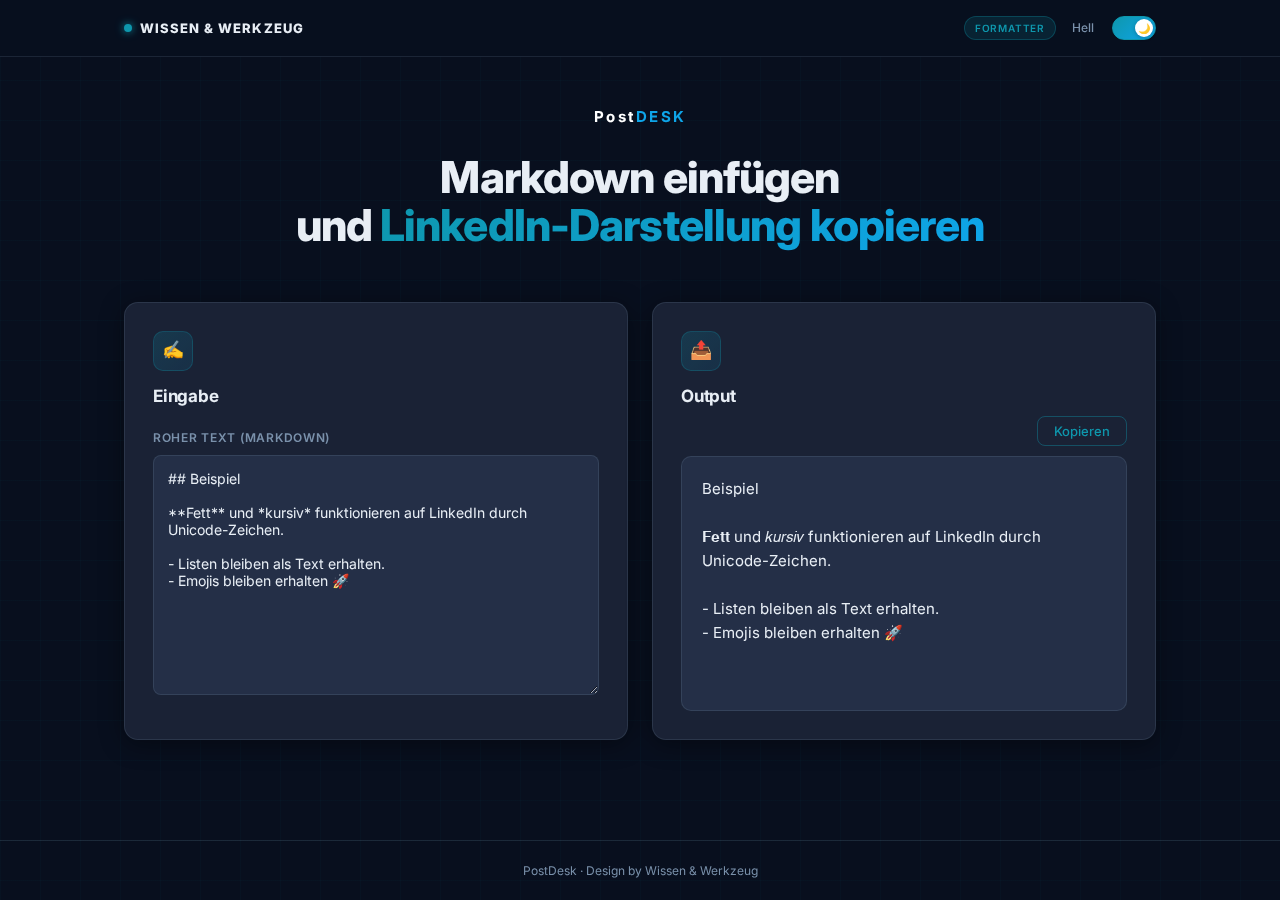
<file: index.html>
<!DOCTYPE html>
<html lang="de" data-theme="dark">

<head>
  <meta charset="UTF-8">
  <meta name="viewport" content="width=device-width, initial-scale=1.0">
  <title>PostDesk</title>
  <link rel="preconnect" href="https://fonts.googleapis.com">
  <link href="https://fonts.googleapis.com/css2?family=Inter:wght@300;400;500;600;700;800&display=swap"
    rel="stylesheet">
  <style>
    /* ═══════════════════════════════════════════
     TOKENS — Dark Theme (default)
  ═══════════════════════════════════════════ */
    :root {
      --teal: #0e97ad;
      --sky: #0ea5e9;
      --light: #b0cfe5;
      --navy: #2a314d;
      --deep: #0B162A;

      /* semantic */
      --bg: #080f1e;
      --bg-2: #1a2235;
      --bg-3: #242f47;
      --text: #e8eef5;
      --text-muted: #7a91ab;
      --border: rgba(176, 207, 229, 0.12);
      --glow: rgba(14, 151, 173, 0.18);
      --accent: var(--teal);
      --accent-2: var(--sky);
      --input-bg: var(--bg-3);
      --shadow: 0 4px 24px rgba(0, 0, 0, 0.35);
      --shadow-sm: 0 2px 8px rgba(0, 0, 0, 0.25);
      --grid-color: rgba(14, 151, 173, 0.035);
    }

    /* ═══════════════════════════════════════════
     TOKENS — Light Theme
  ═══════════════════════════════════════════ */
    [data-theme="light"] {
      --bg: #f0f5fa;
      --bg-2: #ffffff;
      --bg-3: #e6eef6;
      --text: #1a2235;
      --text-muted: #5a7490;
      --border: rgba(42, 49, 77, 0.12);
      --glow: rgba(14, 151, 173, 0.10);
      --input-bg: #f0f5fa;
      --shadow: 0 4px 24px rgba(42, 49, 77, 0.10);
      --shadow-sm: 0 2px 8px rgba(42, 49, 77, 0.08);
      --grid-color: transparent;
    }

    *,
    *::before,
    *::after {
      box-sizing: border-box;
      margin: 0;
      padding: 0;
    }

    html {
      scroll-behavior: smooth;
    }

    body {
      background: var(--bg);
      color: var(--text);
      font-family: 'Inter', sans-serif;
      font-size: 15px;
      line-height: 1.6;
      min-height: 100vh;
      transition: background 0.35s ease, color 0.35s ease;
    }

    body::before {
      content: '';
      position: fixed;
      inset: 0;
      background-image:
        linear-gradient(var(--grid-color) 1px, transparent 1px),
        linear-gradient(90deg, var(--grid-color) 1px, transparent 1px);
      background-size: 40px 40px;
      pointer-events: none;
      z-index: 0;
      transition: background-image 0.35s;
    }

    .page {
      position: relative;
      z-index: 1;
      display: flex;
      flex-direction: column;
      min-height: 100vh;
    }

    /* ── transitions for theme switch ── */
    .card,
    header,
    input,
    textarea,
    select,
    .dropzone,
    .output-area,
    .table-wrap,
    .tabs,
    .tab,
    .alert,
    label,
    .stat,
    .badge,
    .status-badge,
    footer {
      transition: background 0.3s ease, border-color 0.3s ease,
        color 0.3s ease, box-shadow 0.3s ease;
    }

    /* ══════════════════════════════════
     HEADER
  ══════════════════════════════════ */
    header {
      background: color-mix(in srgb, var(--bg) 80%, transparent);
      backdrop-filter: blur(14px);
      -webkit-backdrop-filter: blur(14px);
      border-bottom: 1px solid var(--border);
      position: sticky;
      top: 0;
      z-index: 100;
    }

    .header-inner {
      max-width: 1080px;
      margin: 0 auto;
      padding: 0 24px;
      display: flex;
      align-items: center;
      justify-content: space-between;
      height: 56px;
    }

    .logo {
      font-family: 'Inter', sans-serif;
      font-size: 13px;
      font-weight: 800;
      letter-spacing: 0.08em;
      text-transform: uppercase;
      color: var(--text);
      display: flex;
      align-items: center;
      gap: 8px;
    }

    .logo-dot {
      width: 8px;
      height: 8px;
      border-radius: 50%;
      background: var(--teal);
      box-shadow: 0 0 8px var(--teal);
      animation: pulse 2.5s ease-in-out infinite;
      flex-shrink: 0;
    }

    @keyframes pulse {

      0%,
      100% {
        opacity: 1;
        box-shadow: 0 0 8px var(--teal);
      }

      50% {
        opacity: .5;
        box-shadow: 0 0 20px var(--teal);
      }
    }

    /* ── Theme Toggle ── */
    .theme-toggle {
      display: flex;
      align-items: center;
      gap: 8px;
      cursor: pointer;
      user-select: none;
    }

    .theme-label {
      font-size: 12px;
      color: var(--text-muted);
      font-weight: 500;
      min-width: 32px;
      transition: color 0.3s;
    }

    .toggle-track {
      width: 44px;
      height: 24px;
      background: var(--bg-3);
      border: 1px solid var(--border);
      border-radius: 12px;
      position: relative;
      cursor: pointer;
      transition: background 0.3s, border-color 0.3s;
    }

    .toggle-track.active {
      background: linear-gradient(135deg, var(--teal), var(--sky));
      border-color: var(--teal);
    }

    .toggle-thumb {
      width: 18px;
      height: 18px;
      background: #fff;
      border-radius: 50%;
      position: absolute;
      top: 2px;
      left: 2px;
      transition: transform 0.3s cubic-bezier(.34, 1.56, .64, 1), background 0.3s;
      box-shadow: 0 1px 4px rgba(0, 0, 0, 0.25);
      display: flex;
      align-items: center;
      justify-content: center;
      font-size: 10px;
      line-height: 1;
    }

    .toggle-track.active .toggle-thumb {
      transform: translateX(20px);
    }

    .badge {
      font-size: 10px;
      font-weight: 600;
      letter-spacing: 0.08em;
      padding: 3px 10px;
      border-radius: 20px;
      background: rgba(14, 151, 173, 0.15);
      border: 1px solid rgba(14, 151, 173, 0.3);
      color: var(--teal);
      text-transform: uppercase;
    }

    /* ══════════════════════════════════
     MAIN LAYOUT
  ══════════════════════════════════ */
    main {
      max-width: 1080px;
      margin: 0 auto;
      padding: 48px 24px 80px;
      width: 100%;
      flex: 1;
    }

    /* ── Hero ── */
    .hero {
      margin-bottom: 52px;
      text-align: center;
    }

    .hero-label {
      font-size: 11px;
      font-weight: 600;
      letter-spacing: 0.2em;
      text-transform: uppercase;
      color: var(--teal);
      margin-bottom: 16px;
    }

    .hero h1 {
      font-family: 'Inter', sans-serif;
      font-size: clamp(28px, 5vw, 44px);
      font-weight: 800;
      line-height: 1.1;
      color: var(--text);
      letter-spacing: -0.02em;
      margin-bottom: 16px;
    }

    .hero h1 span {
      background: linear-gradient(135deg, var(--teal), var(--sky));
      -webkit-background-clip: text;
      -webkit-text-fill-color: transparent;
      background-clip: text;
    }

    .hero p {
      color: var(--text-muted);
      max-width: 480px;
      margin: 0 auto;
    }

    /* ── Card ── */
    .card {
      background: var(--bg-2);
      border: 1px solid var(--border);
      border-radius: 14px;
      padding: 28px;
      margin-bottom: 16px;
      box-shadow: var(--shadow-sm);
      animation: fadeUp 0.4s ease both;
      display: flex;
      flex-direction: column;
    }

    [data-theme="dark"] .card {
      box-shadow: 0 4px 24px rgba(0, 0, 0, 0.4);
    }

    .card:hover {
      border-color: rgba(14, 151, 173, 0.28);
      box-shadow: 0 0 30px var(--glow), var(--shadow-sm);
    }

    [data-theme="dark"] .card:hover {
      box-shadow: 0 0 30px var(--glow), 0 4px 24px rgba(0, 0, 0, 0.4);
    }

    .card:nth-child(2) {
      animation-delay: 0.08s;
    }

    @keyframes fadeUp {
      from {
        opacity: 0;
        transform: translateY(16px);
      }

      to {
        opacity: 1;
        transform: translateY(0);
      }
    }

    .card-icon {
      width: 40px;
      height: 40px;
      min-width: 40px;
      min-height: 40px;
      border-radius: 10px;
      background: linear-gradient(135deg, rgba(14, 151, 173, 0.15), rgba(14, 165, 233, 0.08));
      border: 1px solid rgba(14, 151, 173, 0.2);
      display: flex;
      align-items: center;
      justify-content: center;
      font-size: 18px;
      margin-bottom: 12px;
    }

    [data-theme="dark"] .card-icon {
      background: linear-gradient(135deg, rgba(14, 151, 173, 0.2), rgba(14, 165, 233, 0.1));
      border: 1px solid rgba(14, 151, 173, 0.25);
    }

    .card h2 {
      font-family: 'Inter', sans-serif;
      font-size: 17px;
      font-weight: 700;
      letter-spacing: -0.01em;
      color: var(--text);
      margin-bottom: 6px;
    }

    .card p {
      color: var(--text-muted);
      font-size: 13.5px;
    }

    /* ── Buttons ── */
    .btn-row {
      display: flex;
      gap: 10px;
      flex-wrap: wrap;
      margin-top: 20px;
    }

    .btn {
      display: inline-flex;
      align-items: center;
      justify-content: center;
      gap: 7px;
      padding: 9px 20px;
      border-radius: 8px;
      font-family: 'Inter', sans-serif;
      font-size: 13.5px;
      font-weight: 500;
      cursor: pointer;
      border: none;
      transition: all 0.2s;
      text-decoration: none;
    }

    .btn-kopieren {
      background: transparent;
      border: 1px solid rgba(14, 151, 173, 0.4);
      color: #0e97ad;
      padding: 6px 16px;
      border-radius: 8px;
      font-size: 13px;
      font-weight: 500;
      cursor: pointer;
      transition: all 0.2s ease;
    }

    .btn-kopieren:hover {
      background: rgba(14, 151, 173, 0.08);
      border: 1px solid #0e97ad;
    }

    .btn-kopieren.success {
      background: rgba(14, 151, 173, 0.15);
      border-color: #0e97ad;
    }

    .btn-kopieren.error {
      background: rgba(239, 68, 68, 0.1);
      border-color: #ef4444;
      color: #ef4444;
    }

    .app-title {
      font-size: 15px;
      font-weight: 700;
      letter-spacing: 0.15em;
      color: #ffffff;
      text-align: center;
      margin-bottom: 24px;
    }

    .btn-secondary {
      background: transparent;
      border: 1px solid rgba(14, 151, 173, 0.4);
      color: #0e97ad;
      padding: 5px 12px;
      border-radius: 6px;
      font-size: 12px;
      font-weight: 500;
      cursor: pointer;
      transition: all 0.2s ease;
    }

    .btn-secondary:hover {
      background: rgba(14, 151, 173, 0.08);
      border: 1px solid #0e97ad;
    }

    .btn-secondary.success {
      border-color: var(--teal);
      color: var(--teal);
      background: rgba(14, 151, 173, 0.1);
    }

    .btn-secondary.error {
      border-color: #ef4444;
      color: #ef4444;
      background: rgba(239, 68, 68, 0.1);
    }

    /* ── Form elements ── */
    .form-group {
      margin-bottom: 16px;
      flex: 1;
      display: flex;
      flex-direction: column;
    }

    label {
      display: block;
      font-size: 12px;
      font-weight: 600;
      letter-spacing: 0.06em;
      text-transform: uppercase;
      color: var(--text-muted);
      margin-bottom: 8px;
    }

    textarea {
      width: 100%;
      flex: 1;
      background: var(--input-bg);
      border: 1px solid var(--border);
      border-radius: 8px;
      padding: 14px;
      color: var(--text);
      font-family: 'Inter', sans-serif;
      font-size: 14px;
      outline: none;
      transition: border-color 0.2s, box-shadow 0.2s, background 0.3s;
      resize: vertical;
      min-height: 240px;
    }

    textarea:focus {
      border-color: var(--teal);
      box-shadow: 0 0 0 3px rgba(14, 151, 173, 0.12);
    }

    /* ── Output area ── */
    .output-area {
      background: var(--bg-3);
      border: 1px solid var(--border);
      border-radius: 10px;
      font-family: 'Inter', sans-serif;
      /* Using Inter since it's meant to simulate a post, not code */
      font-size: 15px;
      color: var(--text);
      padding: 20px;
      min-height: 240px;
      line-height: 1.6;
      transition: background 0.3s, border-color 0.3s;
      white-space: pre-wrap;
      flex: 1;
      overflow-y: auto;
    }

    .output-toolbar {
      display: flex;
      gap: 8px;
      justify-content: flex-end;
      margin-bottom: 10px;
      align-items: center;
    }

    /* ── Grid ── */
    .grid-2 {
      display: grid;
      grid-template-columns: 1fr 1fr;
      gap: 24px;
      align-items: stretch;
    }

    @media (max-width: 768px) {
      .grid-2 {
        grid-template-columns: 1fr;
      }
    }

    /* ── Footer ── */
    footer {
      border-top: 1px solid var(--border);
      padding: 20px 24px;
      text-align: center;
      font-size: 12px;
      color: var(--text-muted);
      width: 100%;
    }
  </style>
</head>

<body>
  <div class="page">

    <!-- HEADER -->
    <header>
      <div class="header-inner">
        <div class="logo">
          <div class="logo-dot"></div>
          Wissen &amp; Werkzeug
        </div>
        <div style="display:flex; align-items:center; gap:16px;">
          <div class="badge">Formatter</div>
          <!-- Theme Toggle -->
          <div class="theme-toggle" onclick="toggleTheme()" title="Theme wechseln">
            <span class="theme-label" id="themeLabel">Hell</span>
            <div class="toggle-track" id="toggleTrack">
              <div class="toggle-thumb" id="toggleThumb">☀️</div>
            </div>
          </div>
        </div>
      </div>
    </header>

    <main>

      <div class="app-title">Post<span style="color:#0ea5e9">DESK</span></div>

      <!-- HERO -->
      <div class="hero">
        <h1>Markdown einfügen<br>und <span>LinkedIn-Darstellung kopieren</span></h1>
      </div>

      <div class="grid-2">
        <!-- INPUT CARD -->
        <div class="card">
          <div class="card-icon">✍️</div>
          <h2>Eingabe</h2>
          <div class="form-group" style="margin-top:12px;">
            <label for="markdownInput">Roher Text (Markdown)</label>
            <textarea id="markdownInput"
              placeholder="Deinen Markdown-Text hier einfügen...&#10;&#10;Zum Beispiel mit **fettem** Text und *kursiven* Highlights."></textarea>
          </div>
        </div>

        <!-- OUTPUT CARD -->
        <div class="card">
          <div class="card-icon">📤</div>
          <h2>Output</h2>
          <div class="output-toolbar">
            <span id="copyStatus"
              style="font-size: 12px; font-weight: 500; margin-right: 8px; transition: color 0.3s; opacity: 0;"></span>
            <button id="copyButton" class="btn btn-kopieren">Kopieren</button>
          </div>
          <div id="linkedinOutput" class="output-area"></div>
        </div>
      </div>

    </main>

    <footer>
      PostDesk · Design by Wissen &amp; Werkzeug
    </footer>

  </div>

  <script>
    // --- Theme Toggle ---
    let isDark = true;

    function toggleTheme() {
      isDark = !isDark;
      const html = document.documentElement;
      const track = document.getElementById('toggleTrack');
      const thumb = document.getElementById('toggleThumb');
      const label = document.getElementById('themeLabel');

      if (isDark) {
        html.setAttribute('data-theme', 'dark');
        track.classList.add('active');
        thumb.textContent = '🌙';
        label.textContent = 'Hell';
      } else {
        html.setAttribute('data-theme', 'light');
        track.classList.remove('active');
        thumb.textContent = '☀️';
        label.textContent = 'Dunkel';
      }
    }

    // init state
    document.getElementById('toggleTrack').classList.add('active');
    document.getElementById('toggleThumb').textContent = '🌙';

    // --- Formatter Logic ---
    const markdownInput = document.getElementById("markdownInput");
    const linkedinOutput = document.getElementById("linkedinOutput");
    const copyButton = document.getElementById("copyButton");
    const copyStatus = document.getElementById("copyStatus");

    const boldMap = createUnicodeMap({
      upper: 0x1d400,
      lower: 0x1d41a,
      digits: 0x1d7ce,
    });
    const italicMap = createUnicodeMap({
      upper: 0x1d434,
      lower: 0x1d44e,
    });
    const boldItalicMap = createUnicodeMap({
      upper: 0x1d468,
      lower: 0x1d482,
      digits: 0x1d7ce,
    });

    const sample = `## Beispiel\n\n**Fett** und *kursiv* funktionieren auf LinkedIn durch Unicode-Zeichen.\n\n- Listen bleiben als Text erhalten.\n- Emojis bleiben erhalten 🚀`;
    markdownInput.value = sample;
    updatePreview();

    markdownInput.addEventListener("input", updatePreview);
    copyButton.addEventListener("click", handleCopy);

    function updatePreview() {
      const formatted = convertMarkdownToLinkedIn(markdownInput.value);
      linkedinOutput.textContent = formatted;
      resetCopyStatus();
    }

    function handleCopy() {
      const formatted = convertMarkdownToLinkedIn(markdownInput.value);
      navigator.clipboard
        .writeText(formatted)
        .then(() => {
          copyStatus.textContent = "Kopiert!";
          copyStatus.style.color = "var(--teal)";
          copyStatus.style.opacity = "1";
          copyButton.classList.add("success");
          copyButton.classList.remove("error");
          setTimeout(resetCopyStatus, 2500);
        })
        .catch(() => {
          copyStatus.textContent = "Fehler!";
          copyStatus.style.color = "#ef4444";
          copyStatus.style.opacity = "1";
          copyButton.classList.add("error");
          copyButton.classList.remove("success");
          setTimeout(resetCopyStatus, 2500);
        });
    }

    function resetCopyStatus() {
      copyStatus.style.opacity = "0";
      copyButton.classList.remove("success", "error");
    }

    function convertMarkdownToLinkedIn(text) {
      const lines = text.replace(/\r\n?/g, "\n").split("\n");
      const converted = lines.map((line) => {
        let workingLine = line.replace(/^#{1,6}\s*/, "");
        workingLine = workingLine.replace(/\*\*\*(.+?)\*\*\*/g, (_, content) => applyMap(content, boldItalicMap));
        workingLine = workingLine.replace(/\*\*(.+?)\*\*/g, (_, content) => applyMap(content, boldMap));
        workingLine = workingLine.replace(/\*(.+?)\*/g, (_, content) => applyMap(content, italicMap));
        return workingLine;
      });

      return converted.join("\n");
    }

    function createUnicodeMap({ upper, lower, digits }) {
      const map = new Map();

      for (let index = 0; index < 26; index += 1) {
        map.set(String.fromCharCode(65 + index), String.fromCodePoint(upper + index));
        map.set(String.fromCharCode(97 + index), String.fromCodePoint(lower + index));
      }

      if (digits !== undefined) {
        for (let index = 0; index < 10; index += 1) {
          map.set(String.fromCharCode(48 + index), String.fromCodePoint(digits + index));
        }
      }

      return map;
    }

    function applyMap(content, map) {
      return Array.from(content)
        .map((char) => map.get(char) ?? cr)
        .join("");
    }
  </script>
</body>

</html>
</file>
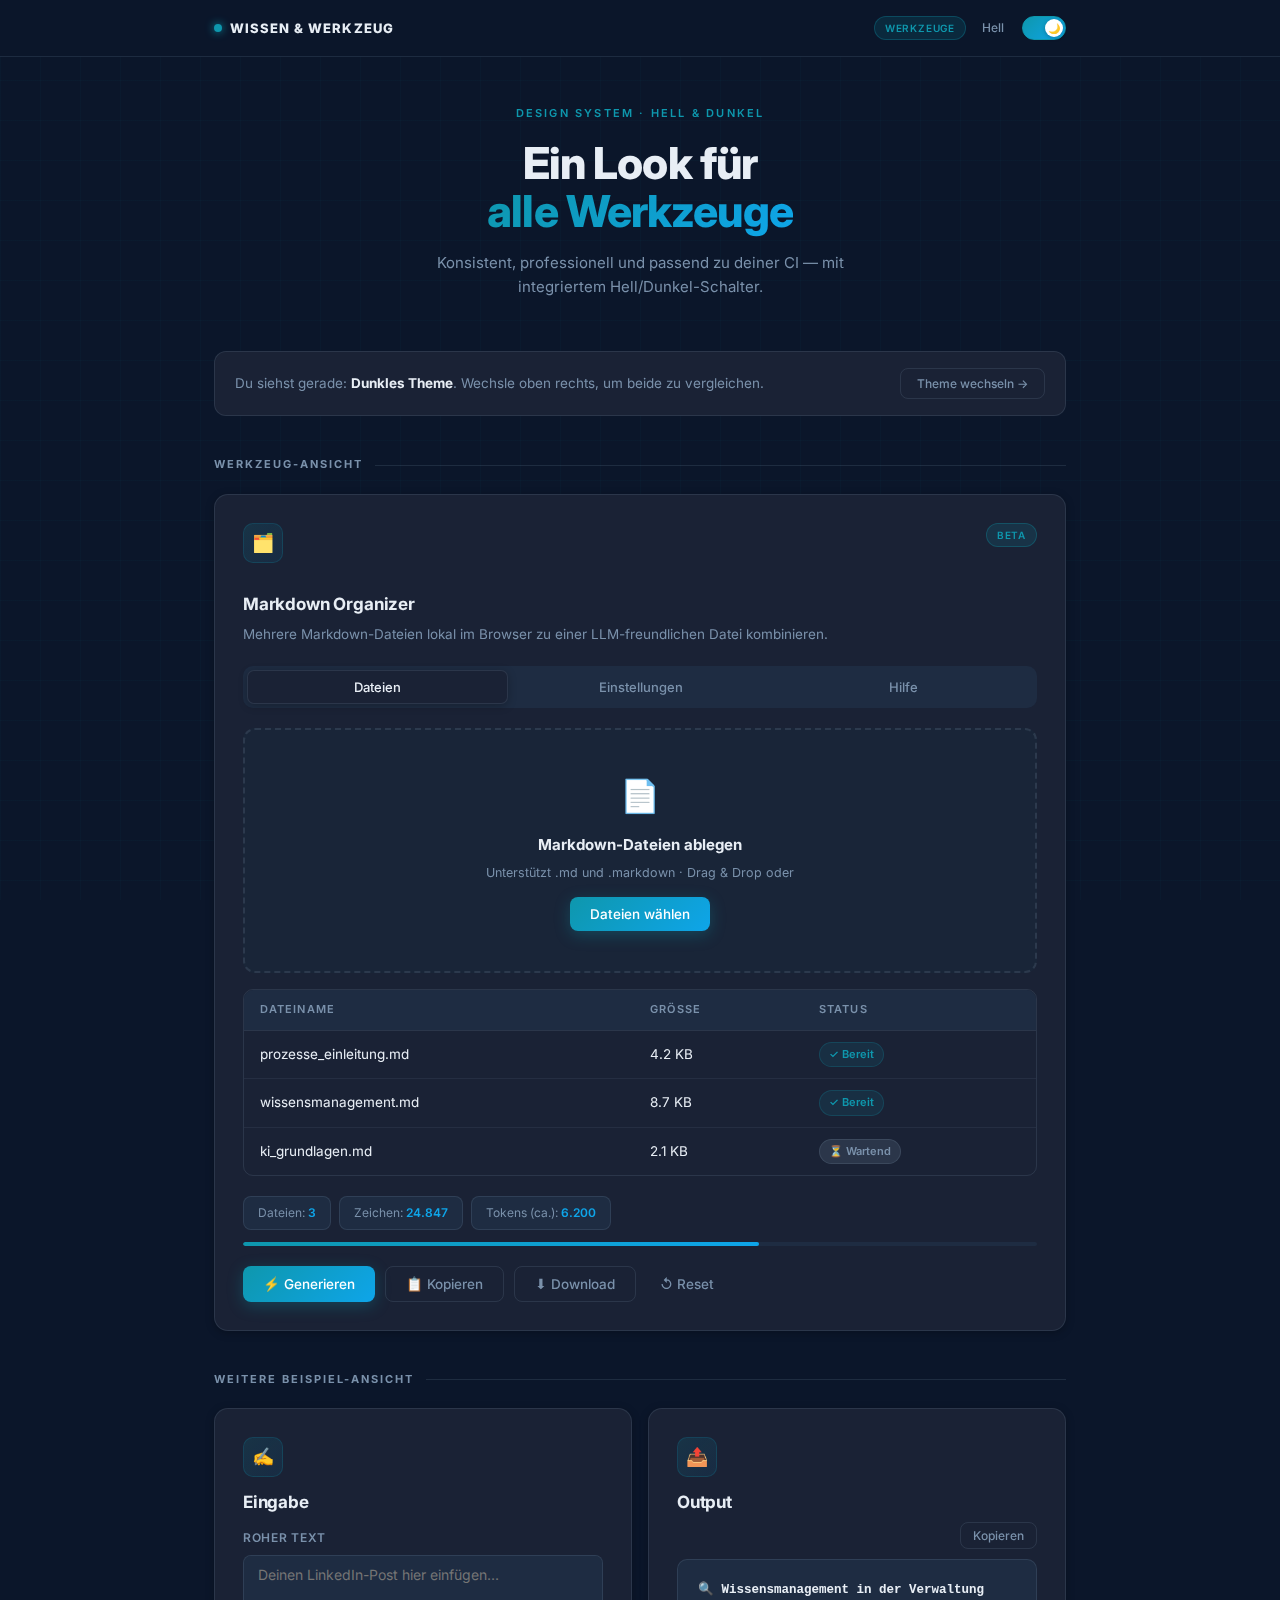
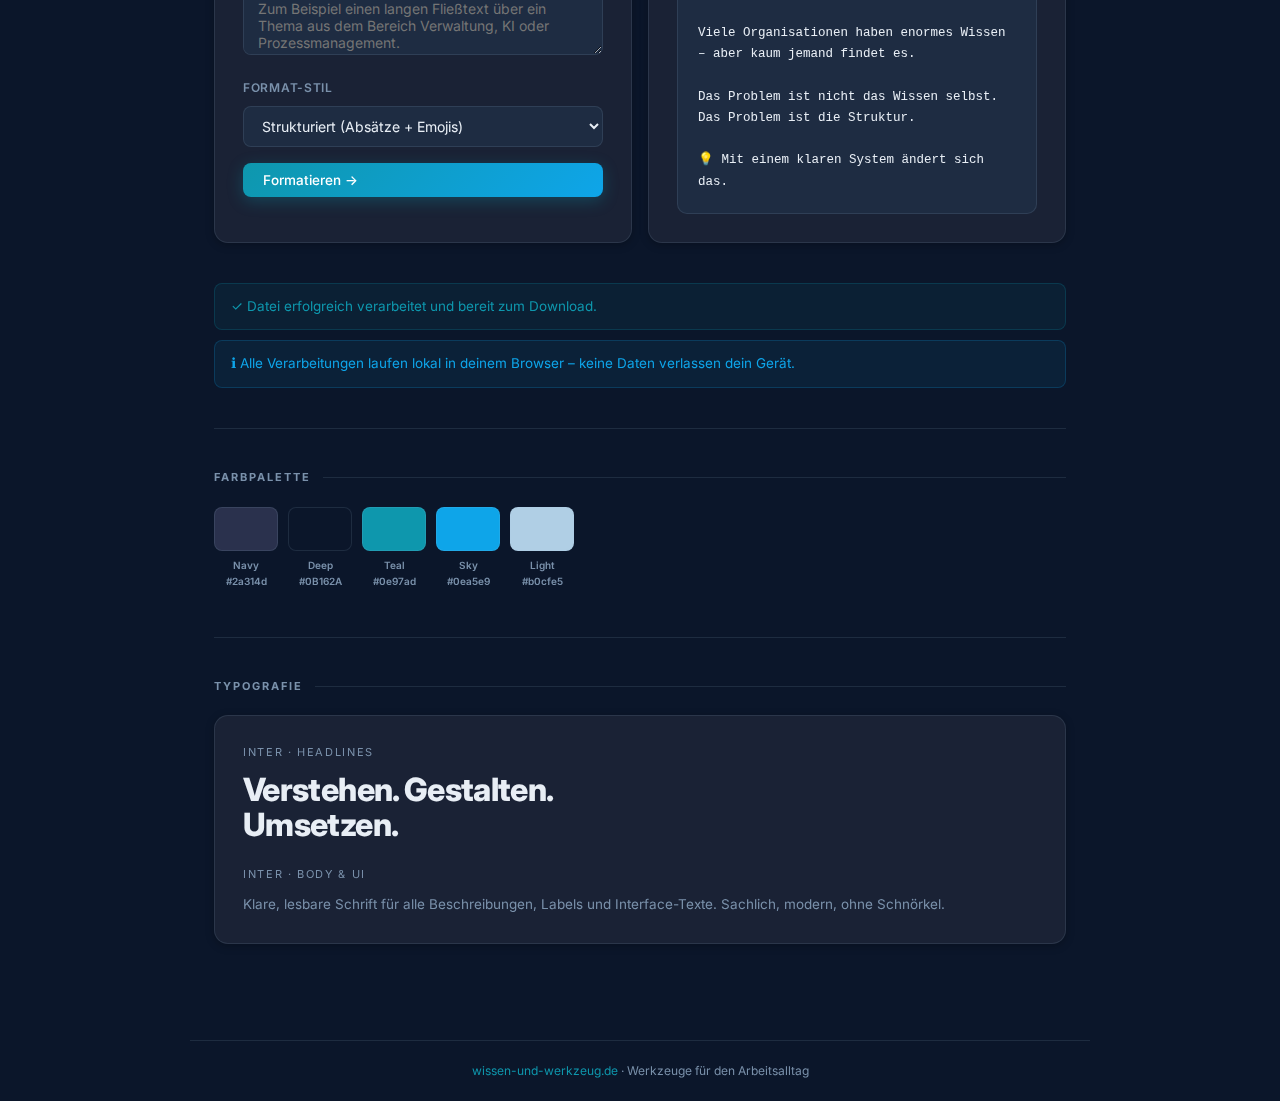
<file: wuw-design-system-v2.html>
<!DOCTYPE html>
<html lang="de" data-theme="dark">
<head>
<meta charset="UTF-8">
<meta name="viewport" content="width=device-width, initial-scale=1.0">
<title>Wissen & Werkzeug – UI Design System</title>
<link rel="preconnect" href="https://fonts.googleapis.com">
<link href="https://fonts.googleapis.com/css2?family=Inter:wght@300;400;500;600;700;800&display=swap" rel="stylesheet">
<style>
  /* ═══════════════════════════════════════════
     TOKENS — Dark Theme (default)
  ═══════════════════════════════════════════ */
  :root {
    --teal:  #0e97ad;
    --sky:   #0ea5e9;
    --light: #b0cfe5;
    --navy:  #2a314d;
    --deep:  #0B162A;

    /* semantic */
    --bg:        #0B162A;
    --bg-2:      #1a2235;
    --bg-3:      #1e2c42;
    --text:      #e8eef5;
    --text-muted:#7a91ab;
    --border:    rgba(176,207,229,0.12);
    --glow:      rgba(14,151,173,0.18);
    --accent:    var(--teal);
    --accent-2:  var(--sky);
    --input-bg:  #1e2c42;
    --shadow:    0 4px 24px rgba(0,0,0,0.35);
    --shadow-sm: 0 2px 8px rgba(0,0,0,0.25);
    --grid-color:rgba(14,151,173,0.035);
  }

  /* ═══════════════════════════════════════════
     TOKENS — Light Theme
  ═══════════════════════════════════════════ */
  [data-theme="light"] {
    --bg:        #f0f5fa;
    --bg-2:      #ffffff;
    --bg-3:      #e6eef6;
    --text:      #1a2235;
    --text-muted:#5a7490;
    --border:    rgba(42,49,77,0.12);
    --glow:      rgba(14,151,173,0.10);
    --input-bg:  #f0f5fa;
    --shadow:    0 4px 24px rgba(42,49,77,0.10);
    --shadow-sm: 0 2px 8px rgba(42,49,77,0.08);
    --grid-color:transparent;
  }

  *, *::before, *::after { box-sizing: border-box; margin: 0; padding: 0; }

  html { scroll-behavior: smooth; }

  body {
    background: var(--bg);
    color: var(--text);
    font-family: 'Inter', sans-serif;
    font-size: 15px;
    line-height: 1.6;
    min-height: 100vh;
    transition: background 0.35s ease, color 0.35s ease;
  }

  body::before {
    content: '';
    position: fixed; inset: 0;
    background-image:
      linear-gradient(var(--grid-color) 1px, transparent 1px),
      linear-gradient(90deg, var(--grid-color) 1px, transparent 1px);
    background-size: 40px 40px;
    pointer-events: none;
    z-index: 0;
    transition: background-image 0.35s;
  }

  .page { position: relative; z-index: 1; }

  /* ── transitions for theme switch ── */
  .card, header, input, textarea, select, .dropzone,
  .output-area, .table-wrap, .tabs, .tab, .alert,
  label, .stat, .badge, .status-badge, footer {
    transition: background 0.3s ease, border-color 0.3s ease,
                color 0.3s ease, box-shadow 0.3s ease;
  }

  /* ══════════════════════════════════
     HEADER
  ══════════════════════════════════ */
  header {
    background: color-mix(in srgb, var(--bg) 80%, transparent);
    backdrop-filter: blur(14px);
    -webkit-backdrop-filter: blur(14px);
    border-bottom: 1px solid var(--border);
    position: sticky; top: 0; z-index: 100;
  }
  .header-inner {
    max-width: 900px; margin: 0 auto;
    padding: 0 24px;
    display: flex; align-items: center; justify-content: space-between;
    height: 56px;
  }
  .logo {
    font-family: 'Inter', sans-serif;
    font-size: 13px; font-weight: 800;
    letter-spacing: 0.08em; text-transform: uppercase;
    color: var(--text);
    display: flex; align-items: center; gap: 8px;
  }
  .logo-dot {
    width: 8px; height: 8px; border-radius: 50%;
    background: var(--teal);
    box-shadow: 0 0 8px var(--teal);
    animation: pulse 2.5s ease-in-out infinite;
    flex-shrink: 0;
  }
  @keyframes pulse {
    0%,100% { opacity:1; box-shadow: 0 0 8px var(--teal); }
    50%      { opacity:.5; box-shadow: 0 0 20px var(--teal); }
  }

  /* ── Theme Toggle ── */
  .theme-toggle {
    display: flex; align-items: center; gap: 8px;
    cursor: pointer;
    user-select: none;
  }
  .theme-label {
    font-size: 12px; color: var(--text-muted); font-weight: 500;
    min-width: 32px;
    transition: color 0.3s;
  }
  .toggle-track {
    width: 44px; height: 24px;
    background: var(--bg-3);
    border: 1px solid var(--border);
    border-radius: 12px;
    position: relative;
    cursor: pointer;
    transition: background 0.3s, border-color 0.3s;
  }
  .toggle-track.active {
    background: linear-gradient(135deg, var(--teal), var(--sky));
    border-color: var(--teal);
  }
  .toggle-thumb {
    width: 18px; height: 18px;
    background: #fff;
    border-radius: 50%;
    position: absolute; top: 2px; left: 2px;
    transition: transform 0.3s cubic-bezier(.34,1.56,.64,1), background 0.3s;
    box-shadow: 0 1px 4px rgba(0,0,0,0.25);
    display: flex; align-items: center; justify-content: center;
    font-size: 10px; line-height: 1;
  }
  .toggle-track.active .toggle-thumb {
    transform: translateX(20px);
  }

  .badge {
    font-size: 10px; font-weight: 600; letter-spacing: 0.08em;
    padding: 3px 10px; border-radius: 20px;
    background: rgba(14,151,173,0.15);
    border: 1px solid rgba(14,151,173,0.3);
    color: var(--teal);
    text-transform: uppercase;
  }

  /* ══════════════════════════════════
     MAIN LAYOUT
  ══════════════════════════════════ */
  main {
    max-width: 900px; margin: 0 auto; padding: 48px 24px 80px;
  }

  /* ── Hero ── */
  .hero {
    margin-bottom: 52px; text-align: center;
  }
  .hero-label {
    font-size: 11px; font-weight: 600; letter-spacing: 0.2em;
    text-transform: uppercase; color: var(--teal); margin-bottom: 16px;
  }
  .hero h1 {
    font-family: 'Inter', sans-serif;
    font-size: clamp(28px, 5vw, 44px);
    font-weight: 800; line-height: 1.1; color: var(--text);
    letter-spacing: -0.02em;
    margin-bottom: 16px;
  }
  .hero h1 span {
    background: linear-gradient(135deg, var(--teal), var(--sky));
    -webkit-background-clip: text; -webkit-text-fill-color: transparent;
    background-clip: text;
  }
  .hero p { color: var(--text-muted); max-width: 480px; margin: 0 auto; }

  /* ── Section title ── */
  .section-title {
    font-family: 'Inter', sans-serif;
    font-size: 11px; font-weight: 700;
    letter-spacing: 0.18em; text-transform: uppercase;
    color: var(--text-muted); margin-bottom: 20px;
    display: flex; align-items: center; gap: 12px;
  }
  .section-title::after {
    content: ''; flex: 1; height: 1px; background: var(--border);
  }

  /* ── Card ── */
  .card {
    background: var(--bg-2);
    border: 1px solid var(--border);
    border-radius: 14px;
    padding: 28px;
    margin-bottom: 16px;
    box-shadow: var(--shadow-sm);
    animation: fadeUp 0.4s ease both;
  }
  .card:hover {
    border-color: rgba(14,151,173,0.28);
    box-shadow: 0 0 30px var(--glow), var(--shadow-sm);
  }
  .card:nth-child(2) { animation-delay: 0.08s; }
  .card:nth-child(3) { animation-delay: 0.15s; }
  @keyframes fadeUp {
    from { opacity:0; transform:translateY(16px); }
    to   { opacity:1; transform:translateY(0); }
  }

  .card-icon {
    width: 40px; height: 40px; border-radius: 10px;
    background: linear-gradient(135deg, rgba(14,151,173,0.15), rgba(14,165,233,0.08));
    border: 1px solid rgba(14,151,173,0.2);
    display: flex; align-items: center; justify-content: center;
    font-size: 18px; margin-bottom: 12px;
  }
  .card h2 {
    font-family: 'Inter', sans-serif;
    font-size: 17px; font-weight: 700; letter-spacing: -0.01em;
    color: var(--text); margin-bottom: 6px;
  }
  .card p { color: var(--text-muted); font-size: 13.5px; }
  .card-header {
    display: flex; align-items: flex-start; justify-content: space-between;
    margin-bottom: 16px;
  }

  /* ── Buttons ── */
  .btn-row { display: flex; gap: 10px; flex-wrap: wrap; margin-top: 20px; }
  .btn {
    display: inline-flex; align-items: center; gap: 7px;
    padding: 9px 20px; border-radius: 8px;
    font-family: 'Inter', sans-serif;
    font-size: 13.5px; font-weight: 500;
    cursor: pointer; border: none;
    transition: all 0.2s; text-decoration: none;
  }
  .btn-primary {
    background: linear-gradient(135deg, var(--teal), var(--sky));
    color: #fff;
    box-shadow: 0 4px 16px rgba(14,151,173,0.3);
  }
  .btn-primary:hover {
    box-shadow: 0 6px 24px rgba(14,151,173,0.5);
    transform: translateY(-1px);
  }
  .btn-secondary {
    background: transparent;
    border: 1px solid var(--border);
    color: var(--text-muted);
    transition: border-color 0.2s, color 0.2s, background 0.2s;
  }
  .btn-secondary:hover {
    border-color: var(--teal); color: var(--teal);
    background: rgba(14,151,173,0.06);
  }
  .btn-ghost {
    background: transparent; color: var(--text-muted); padding: 9px 14px;
  }
  .btn-ghost:hover { color: var(--text); }

  /* ── Drop Zone ── */
  .dropzone {
    border: 2px dashed var(--border);
    border-radius: 12px; padding: 40px 24px;
    text-align: center; cursor: pointer;
    background: color-mix(in srgb, var(--teal) 3%, transparent);
    transition: all 0.25s;
  }
  .dropzone:hover {
    border-color: var(--teal);
    background: color-mix(in srgb, var(--teal) 7%, transparent);
  }
  .dropzone-icon { font-size: 32px; margin-bottom: 12px; }
  .dropzone h3 {
    font-family: 'Inter', sans-serif;
    font-size: 15px; font-weight: 700; color: var(--text); margin-bottom: 6px;
  }
  .dropzone p { color: var(--text-muted); font-size: 12.5px; }

  /* ── Form elements ── */
  .form-group { margin-bottom: 16px; }
  label {
    display: block; font-size: 12px; font-weight: 600;
    letter-spacing: 0.06em; text-transform: uppercase;
    color: var(--text-muted); margin-bottom: 8px;
  }
  input[type=text], textarea, select {
    width: 100%;
    background: var(--input-bg);
    border: 1px solid var(--border);
    border-radius: 8px; padding: 10px 14px;
    color: var(--text);
    font-family: 'Inter', sans-serif; font-size: 14px;
    outline: none;
    transition: border-color 0.2s, box-shadow 0.2s, background 0.3s;
  }
  input[type=text]:focus, textarea:focus {
    border-color: var(--teal);
    box-shadow: 0 0 0 3px rgba(14,151,173,0.12);
  }
  textarea { resize: vertical; min-height: 100px; }
  select { cursor: pointer; }

  /* ── Table ── */
  .table-wrap {
    overflow-x: auto; border-radius: 10px;
    border: 1px solid var(--border);
  }
  table { width: 100%; border-collapse: collapse; font-size: 13.5px; }
  thead th {
    padding: 11px 16px;
    background: var(--bg-3);
    color: var(--text-muted);
    font-size: 11px; font-weight: 600;
    letter-spacing: 0.1em; text-transform: uppercase;
    text-align: left; border-bottom: 1px solid var(--border);
  }
  tbody tr { border-bottom: 1px solid color-mix(in srgb, var(--border) 60%, transparent); }
  tbody tr:last-child { border-bottom: none; }
  tbody tr:hover { background: color-mix(in srgb, var(--teal) 4%, transparent); }
  tbody td { padding: 11px 16px; color: var(--text); vertical-align: middle; }
  .status-badge {
    display: inline-flex; align-items: center; gap: 5px;
    font-size: 11px; font-weight: 600;
    padding: 3px 9px; border-radius: 20px;
  }
  .status-ok {
    background: rgba(14,151,173,0.12); color: var(--teal);
    border: 1px solid rgba(14,151,173,0.22);
  }
  .status-wait {
    background: color-mix(in srgb, var(--light) 12%, transparent);
    color: var(--text-muted);
    border: 1px solid var(--border);
  }

  /* ── Output area ── */
  .output-area {
    background: var(--bg-3);
    border: 1px solid var(--border);
    border-radius: 10px;
    font-family: 'Fira Mono', 'Courier New', monospace;
    font-size: 12.5px; color: var(--text);
    padding: 20px; min-height: 130px; line-height: 1.7;
    transition: background 0.3s, border-color 0.3s;
  }
  .output-toolbar {
    display: flex; gap: 8px; justify-content: flex-end; margin-bottom: 10px;
  }

  /* ── Stats ── */
  .stats { display: flex; gap: 8px; flex-wrap: wrap; margin-bottom: 8px; }
  .stat {
    background: var(--bg-3); border: 1px solid var(--border);
    border-radius: 8px; padding: 6px 14px;
    font-size: 12px; color: var(--text-muted);
  }
  .stat span { color: var(--sky); font-weight: 600; }

  /* ── Progress ── */
  .progress-bar {
    height: 4px; background: var(--bg-3);
    border-radius: 4px; overflow: hidden; margin-top: 12px;
    transition: background 0.3s;
  }
  .progress-fill {
    height: 100%;
    background: linear-gradient(90deg, var(--teal), var(--sky));
    border-radius: 4px; width: 65%;
    animation: fillBar 1.5s ease-out forwards;
  }
  @keyframes fillBar { from { width: 0; } }

  /* ── Tabs ── */
  .tabs {
    display: flex; gap: 4px;
    background: var(--bg-3); padding: 4px; border-radius: 10px;
    margin-bottom: 20px;
  }
  .tab {
    flex: 1; padding: 8px 16px; border-radius: 7px;
    font-size: 13px; font-weight: 500; cursor: pointer;
    border: none; background: transparent; color: var(--text-muted);
    font-family: 'Inter', sans-serif; text-align: center;
    transition: all 0.2s;
  }
  .tab.active {
    background: var(--bg-2); color: var(--text);
    border: 1px solid var(--border);
    box-shadow: var(--shadow-sm);
  }
  .tab:hover:not(.active) { color: var(--text); }

  /* ── Alerts ── */
  .alert {
    padding: 12px 16px; border-radius: 8px;
    display: flex; align-items: flex-start; gap: 10px; font-size: 13.5px;
  }
  .alert-info {
    background: rgba(14,165,233,0.08);
    border: 1px solid rgba(14,165,233,0.2); color: var(--sky);
  }
  .alert-success {
    background: rgba(14,151,173,0.08);
    border: 1px solid rgba(14,151,173,0.22); color: var(--teal);
  }

  /* ── Divider ── */
  hr { border: none; border-top: 1px solid var(--border); margin: 40px 0; }

  /* ── Grid ── */
  .grid-2 { display: grid; grid-template-columns: 1fr 1fr; gap: 16px; }
  @media (max-width: 620px) { .grid-2 { grid-template-columns: 1fr; } }

  /* ── Swatches ── */
  .swatches { display: flex; gap: 10px; flex-wrap: wrap; }
  .swatch { width: 64px; text-align: center; }
  .swatch-color {
    width: 64px; height: 44px; border-radius: 8px; margin-bottom: 6px;
    border: 1px solid var(--border);
  }
  .swatch label {
    text-transform: none; letter-spacing: 0;
    font-size: 10px; color: var(--text-muted); display: block;
  }

  /* ── Footer ── */
  footer {
    border-top: 1px solid var(--border);
    padding: 20px 24px; text-align: center;
    font-size: 12px; color: var(--text-muted);
    max-width: 900px; margin: 0 auto;
  }
  footer a { color: var(--teal); text-decoration: none; }
  footer a:hover { text-decoration: underline; }

  /* ── Theme comparison banner ── */
  .theme-banner {
    background: var(--bg-2);
    border: 1px solid var(--border);
    border-radius: 12px;
    padding: 16px 20px;
    display: flex; align-items: center; justify-content: space-between;
    margin-bottom: 40px;
    gap: 16px; flex-wrap: wrap;
  }
  .theme-banner p { color: var(--text-muted); font-size: 13.5px; }
  .theme-banner strong { color: var(--text); }
</style>
</head>
<body>
<div class="page">

<!-- HEADER -->
<header>
  <div class="header-inner">
    <div class="logo">
      <div class="logo-dot"></div>
      Wissen &amp; Werkzeug
    </div>
    <div style="display:flex; align-items:center; gap:16px;">
      <div class="badge">Werkzeuge</div>
      <!-- Theme Toggle -->
      <div class="theme-toggle" onclick="toggleTheme()" title="Theme wechseln">
        <span class="theme-label" id="themeLabel">Hell</span>
        <div class="toggle-track" id="toggleTrack">
          <div class="toggle-thumb" id="toggleThumb">☀️</div>
        </div>
      </div>
    </div>
  </div>
</header>

<main>

  <!-- HERO -->
  <div class="hero">
    <div class="hero-label">Design System · Hell &amp; Dunkel</div>
    <h1>Ein Look für<br><span>alle Werkzeuge</span></h1>
    <p>Konsistent, professionell und passend zu deiner CI — mit integriertem Hell/Dunkel-Schalter.</p>
  </div>

  <!-- Theme Banner -->
  <div class="theme-banner">
    <p>Du siehst gerade: <strong id="currentThemeLabel">Dunkles Theme</strong>. Wechsle oben rechts, um beide zu vergleichen.</p>
    <button class="btn btn-secondary" style="font-size:12px; padding:7px 16px;" onclick="toggleTheme()">
      Theme wechseln →
    </button>
  </div>

  <!-- ── TOOL: Markdown Organizer ── -->
  <div class="section-title">Werkzeug-Ansicht</div>

  <div class="card">
    <div class="card-header">
      <div>
        <div class="card-icon">🗂️</div>
      </div>
      <div class="badge">Beta</div>
    </div>
    <h2>Markdown Organizer</h2>
    <p>Mehrere Markdown-Dateien lokal im Browser zu einer LLM-freundlichen Datei kombinieren.</p>

    <div class="tabs" style="margin-top:20px;">
      <button class="tab active">Dateien</button>
      <button class="tab">Einstellungen</button>
      <button class="tab">Hilfe</button>
    </div>

    <div class="dropzone">
      <div class="dropzone-icon">📄</div>
      <h3>Markdown-Dateien ablegen</h3>
      <p>Unterstützt .md und .markdown · Drag &amp; Drop oder</p>
      <div class="btn-row" style="justify-content:center; margin-top:14px;">
        <button class="btn btn-primary">Dateien wählen</button>
      </div>
    </div>

    <div class="table-wrap" style="margin-top:16px;">
      <table>
        <thead>
          <tr>
            <th>Dateiname</th>
            <th>Größe</th>
            <th>Status</th>
          </tr>
        </thead>
        <tbody>
          <tr>
            <td>prozesse_einleitung.md</td>
            <td>4.2 KB</td>
            <td><span class="status-badge status-ok">✓ Bereit</span></td>
          </tr>
          <tr>
            <td>wissensmanagement.md</td>
            <td>8.7 KB</td>
            <td><span class="status-badge status-ok">✓ Bereit</span></td>
          </tr>
          <tr>
            <td>ki_grundlagen.md</td>
            <td>2.1 KB</td>
            <td><span class="status-badge status-wait">⏳ Wartend</span></td>
          </tr>
        </tbody>
      </table>
    </div>

    <div style="margin-top:20px;">
      <div class="stats">
        <div class="stat">Dateien: <span>3</span></div>
        <div class="stat">Zeichen: <span>24.847</span></div>
        <div class="stat">Tokens (ca.): <span>6.200</span></div>
      </div>
      <div class="progress-bar"><div class="progress-fill"></div></div>
    </div>

    <div class="btn-row" style="margin-top:20px;">
      <button class="btn btn-primary">⚡ Generieren</button>
      <button class="btn btn-secondary">📋 Kopieren</button>
      <button class="btn btn-secondary">⬇ Download</button>
      <button class="btn btn-ghost">↺ Reset</button>
    </div>
  </div>

  <!-- ── TOOL: LinkedIn Formatter ── -->
  <div class="section-title" style="margin-top:40px;">Weitere Beispiel-Ansicht</div>

  <div class="grid-2">
    <div class="card">
      <div class="card-icon">✍️</div>
      <h2>Eingabe</h2>
      <div class="form-group" style="margin-top:12px;">
        <label>Roher Text</label>
        <textarea placeholder="Deinen LinkedIn-Post hier einfügen...&#10;&#10;Zum Beispiel einen langen Fließtext über ein Thema aus dem Bereich Verwaltung, KI oder Prozessmanagement."></textarea>
      </div>
      <div class="form-group">
        <label>Format-Stil</label>
        <select>
          <option>Strukturiert (Absätze + Emojis)</option>
          <option>Minimal (klar, sachlich)</option>
          <option>Story (Narrativ)</option>
        </select>
      </div>
      <button class="btn btn-primary" style="width:100%;">Formatieren →</button>
    </div>

    <div class="card" style="display:flex; flex-direction:column;">
      <div class="card-icon">📤</div>
      <h2>Output</h2>
      <div class="output-toolbar">
        <button class="btn btn-secondary" style="padding:5px 12px; font-size:12px;">Kopieren</button>
      </div>
      <div class="output-area" style="flex:1;">
        🔍 <strong>Wissensmanagement in der Verwaltung</strong><br><br>
        Viele Organisationen haben enormes Wissen – aber kaum jemand findet es.<br><br>
        Das Problem ist nicht das Wissen selbst.<br>
        Das Problem ist die Struktur.<br><br>
        💡 Mit einem klaren System ändert sich das.
      </div>
    </div>
  </div>

  <!-- Alerts -->
  <div style="margin-top:24px; display:flex; flex-direction:column; gap:10px;">
    <div class="alert alert-success">✓ Datei erfolgreich verarbeitet und bereit zum Download.</div>
    <div class="alert alert-info">ℹ Alle Verarbeitungen laufen lokal in deinem Browser – keine Daten verlassen dein Gerät.</div>
  </div>

  <hr>

  <!-- Color Palette -->
  <div class="section-title">Farbpalette</div>
  <div class="swatches">
    <div class="swatch">
      <div class="swatch-color" style="background:#2a314d;"></div>
      <label>Navy<br>#2a314d</label>
    </div>
    <div class="swatch">
      <div class="swatch-color" style="background:#0B162A;"></div>
      <label>Deep<br>#0B162A</label>
    </div>
    <div class="swatch">
      <div class="swatch-color" style="background:#0e97ad;"></div>
      <label>Teal<br>#0e97ad</label>
    </div>
    <div class="swatch">
      <div class="swatch-color" style="background:#0ea5e9;"></div>
      <label>Sky<br>#0ea5e9</label>
    </div>
    <div class="swatch">
      <div class="swatch-color" style="background:#b0cfe5;"></div>
      <label>Light<br>#b0cfe5</label>
    </div>
  </div>

  <hr>

  <!-- Typography -->
  <div class="section-title">Typografie</div>
  <div class="card">
    <p style="font-family:'Inter',sans-serif; font-size:11px; letter-spacing:0.15em; text-transform:uppercase; color:var(--text-muted); margin-bottom:10px;">Inter · Headlines</p>
    <div style="font-family:'Inter',sans-serif; font-size:32px; font-weight:800; letter-spacing:-0.02em; color:var(--text); line-height:1.1; margin-bottom:24px;">
      Verstehen. Gestalten.<br>Umsetzen.
    </div>
    <p style="font-family:'Inter',sans-serif; font-size:11px; letter-spacing:0.15em; text-transform:uppercase; color:var(--text-muted); margin-bottom:10px;">Inter · Body &amp; UI</p>
    <p style="color:var(--text-muted);">Klare, lesbare Schrift für alle Beschreibungen, Labels und Interface-Texte. Sachlich, modern, ohne Schnörkel.</p>
  </div>

</main>

<footer>
  <a href="https://www.wissen-und-werkzeug.de">wissen-und-werkzeug.de</a> · Werkzeuge für den Arbeitsalltag
</footer>

</div>

<script>
  let isDark = true;

  function toggleTheme() {
    isDark = !isDark;
    const html = document.documentElement;
    const track = document.getElementById('toggleTrack');
    const thumb = document.getElementById('toggleThumb');
    const label = document.getElementById('themeLabel');
    const banner = document.getElementById('currentThemeLabel');

    if (isDark) {
      html.setAttribute('data-theme', 'dark');
      track.classList.add('active');
      thumb.textContent = '🌙';
      label.textContent = 'Hell';
      banner.textContent = 'Dunkles Theme';
    } else {
      html.setAttribute('data-theme', 'light');
      track.classList.remove('active');
      thumb.textContent = '☀️';
      label.textContent = 'Dunkel';
      banner.textContent = 'Helles Theme';
    }
  }

  // init state
  document.getElementById('toggleTrack').classList.add('active');
  document.getElementById('toggleThumb').textContent = '🌙';

  // tab click
  document.querySelectorAll('.tab').forEach(tab => {
    tab.addEventListener('click', () => {
      tab.closest('.tabs').querySelectorAll('.tab').forEach(t => t.classList.remove('active'));
      tab.classList.add('active');
    });
  });
</script>
</body>
</html>
</file>
